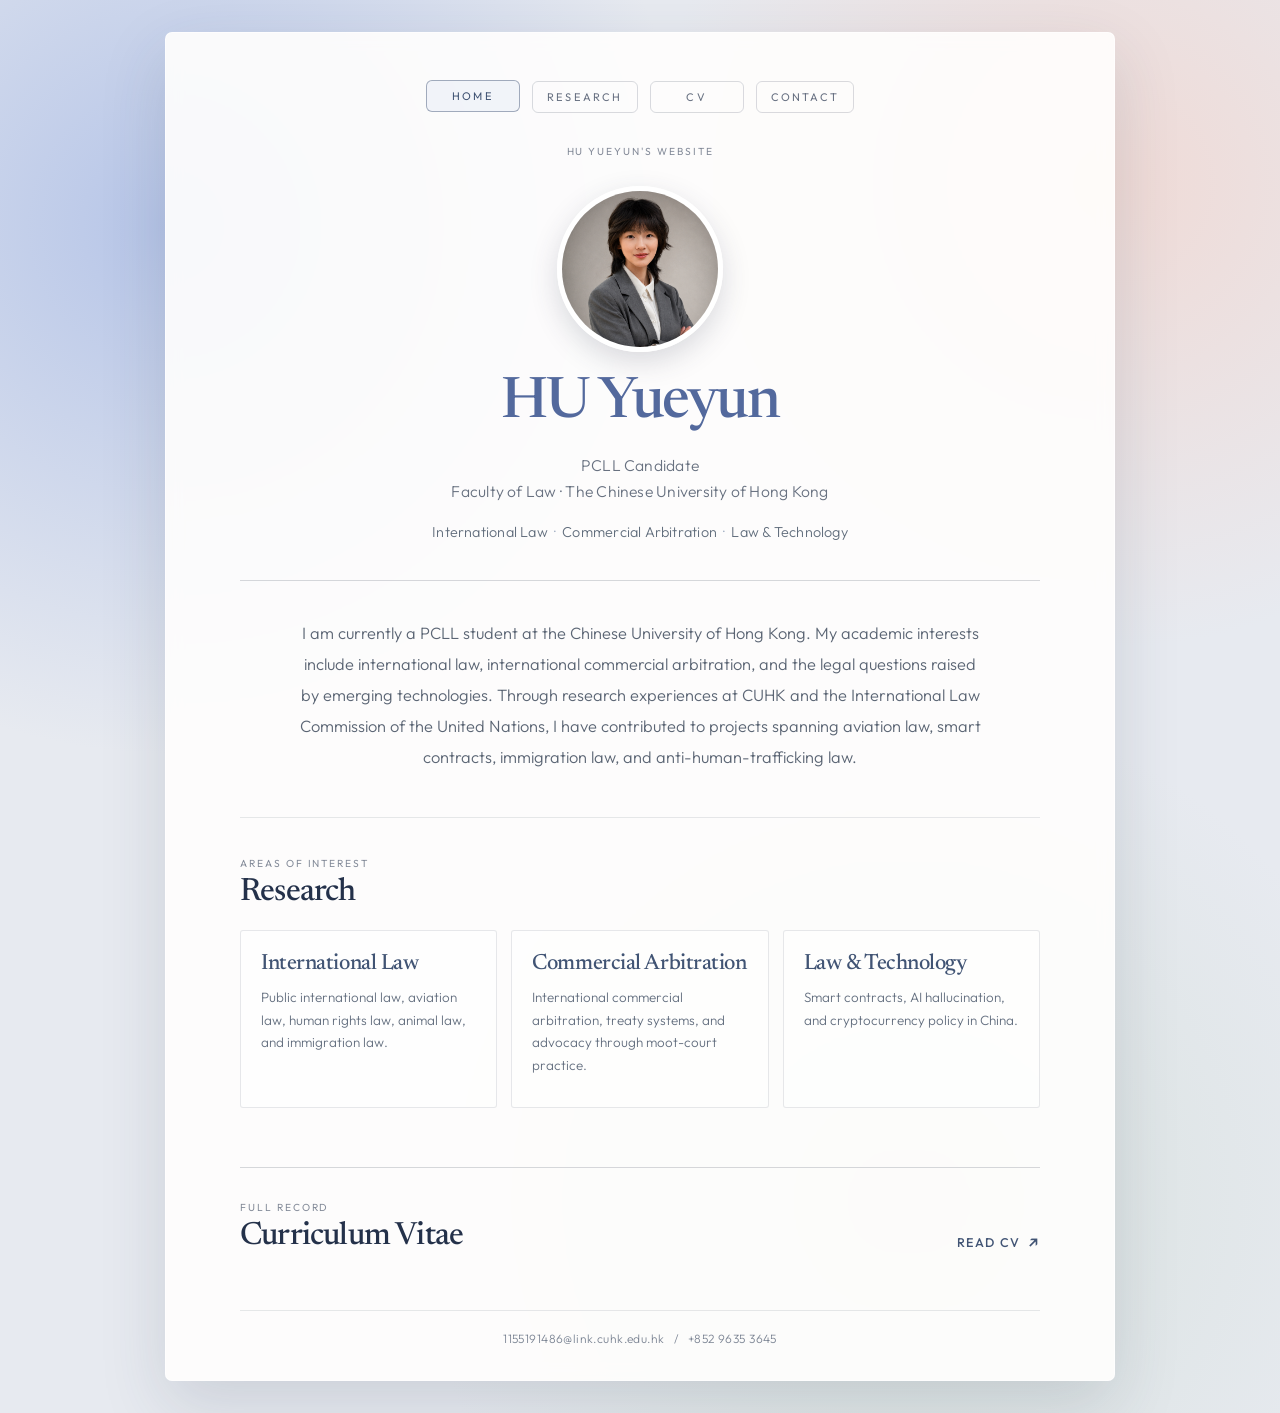
<file: index.html>
<!doctype html>
<html lang="en">
  <head>
    <meta charset="utf-8">
    <meta name="viewport" content="width=device-width, initial-scale=1">
    <meta name="description" content="HU Yueyun — PCLL candidate at the Chinese University of Hong Kong. Interests in international law, commercial arbitration, and law and technology.">
    <meta name="theme-color" content="#dce5f2">
    <title>HU Yueyun | Law</title>
    <link rel="icon" href="favicon.svg" type="image/svg+xml">
    <link rel="preconnect" href="https://fonts.googleapis.com">
    <link rel="preconnect" href="https://fonts.gstatic.com" crossorigin>
    <link href="https://fonts.googleapis.com/css2?family=Newsreader:opsz,wght@6..72,400;6..72,500;6..72,600&amp;family=Outfit:wght@300;400;500;600&amp;display=swap" rel="stylesheet">
    <link rel="stylesheet" href="style.css">
  </head>
  <body class="home-page">
    <main class="site-shell">
      <nav class="site-nav" aria-label="Primary navigation">
        <a class="is-current" href="./">Home</a>
        <a href="#research">Research</a>
        <a href="cv/index.html">CV</a>
        <a href="mailto:1155191486@link.cuhk.edu.hk">Contact</a>
      </nav>

      <section class="home-hero" aria-labelledby="page-title">
        <p class="eyebrow">HU YUEYUN'S WEBSITE</p>
        <figure class="portrait-wrap">
          <img src="assets/profile.jpg" alt="Portrait of HU Yueyun" class="portrait">
        </figure>
        <h1 id="page-title">HU Yueyun</h1>
        <p class="role">PCLL Candidate<br>Faculty of Law · The Chinese University of Hong Kong</p>
        <p class="focus-line">International Law <span>·</span> Commercial Arbitration <span>·</span> Law &amp; Technology</p>
      </section>

      <div class="rule" aria-hidden="true"></div>

      <section class="introduction" aria-label="Introduction">
        <p>
          I am currently a PCLL student at the Chinese University of Hong Kong. My academic interests include international law, international commercial arbitration, and the legal questions raised by emerging technologies. Through research experiences at CUHK and the International Law Commission of the United Nations, I have contributed to projects spanning aviation law, smart contracts, immigration law, and anti-human-trafficking law.
        </p>
      </section>

      <section id="research" class="interest-section" aria-labelledby="research-title">
        <p class="section-kicker">AREAS OF INTEREST</p>
        <h2 id="research-title">Research</h2>
        <div class="interest-grid">
          <article>
            <h3>International Law</h3>
            <p>Public international law, aviation law, human rights law, animal law, and immigration law.</p>
          </article>
          <article>
            <h3>Commercial Arbitration</h3>
            <p>International commercial arbitration, treaty systems, and advocacy through moot-court practice.</p>
          </article>
          <article>
            <h3>Law &amp; Technology</h3>
            <p>Smart contracts, AI hallucination, and cryptocurrency policy in China.</p>
          </article>
        </div>
      </section>

      <section class="home-action" aria-label="Curriculum vitae">
        <div>
          <p class="section-kicker">FULL RECORD</p>
          <h2>Curriculum Vitae</h2>
        </div>
        <a class="text-link" href="cv/index.html">Read CV <span aria-hidden="true">↗</span></a>
      </section>

      <footer class="site-footer">
        <a href="mailto:1155191486@link.cuhk.edu.hk">1155191486@link.cuhk.edu.hk</a>
        <span aria-hidden="true">/</span>
        <a href="tel:+85296353645">+852 9635 3645</a>
      </footer>
    </main>
  </body>
</html>
</file>
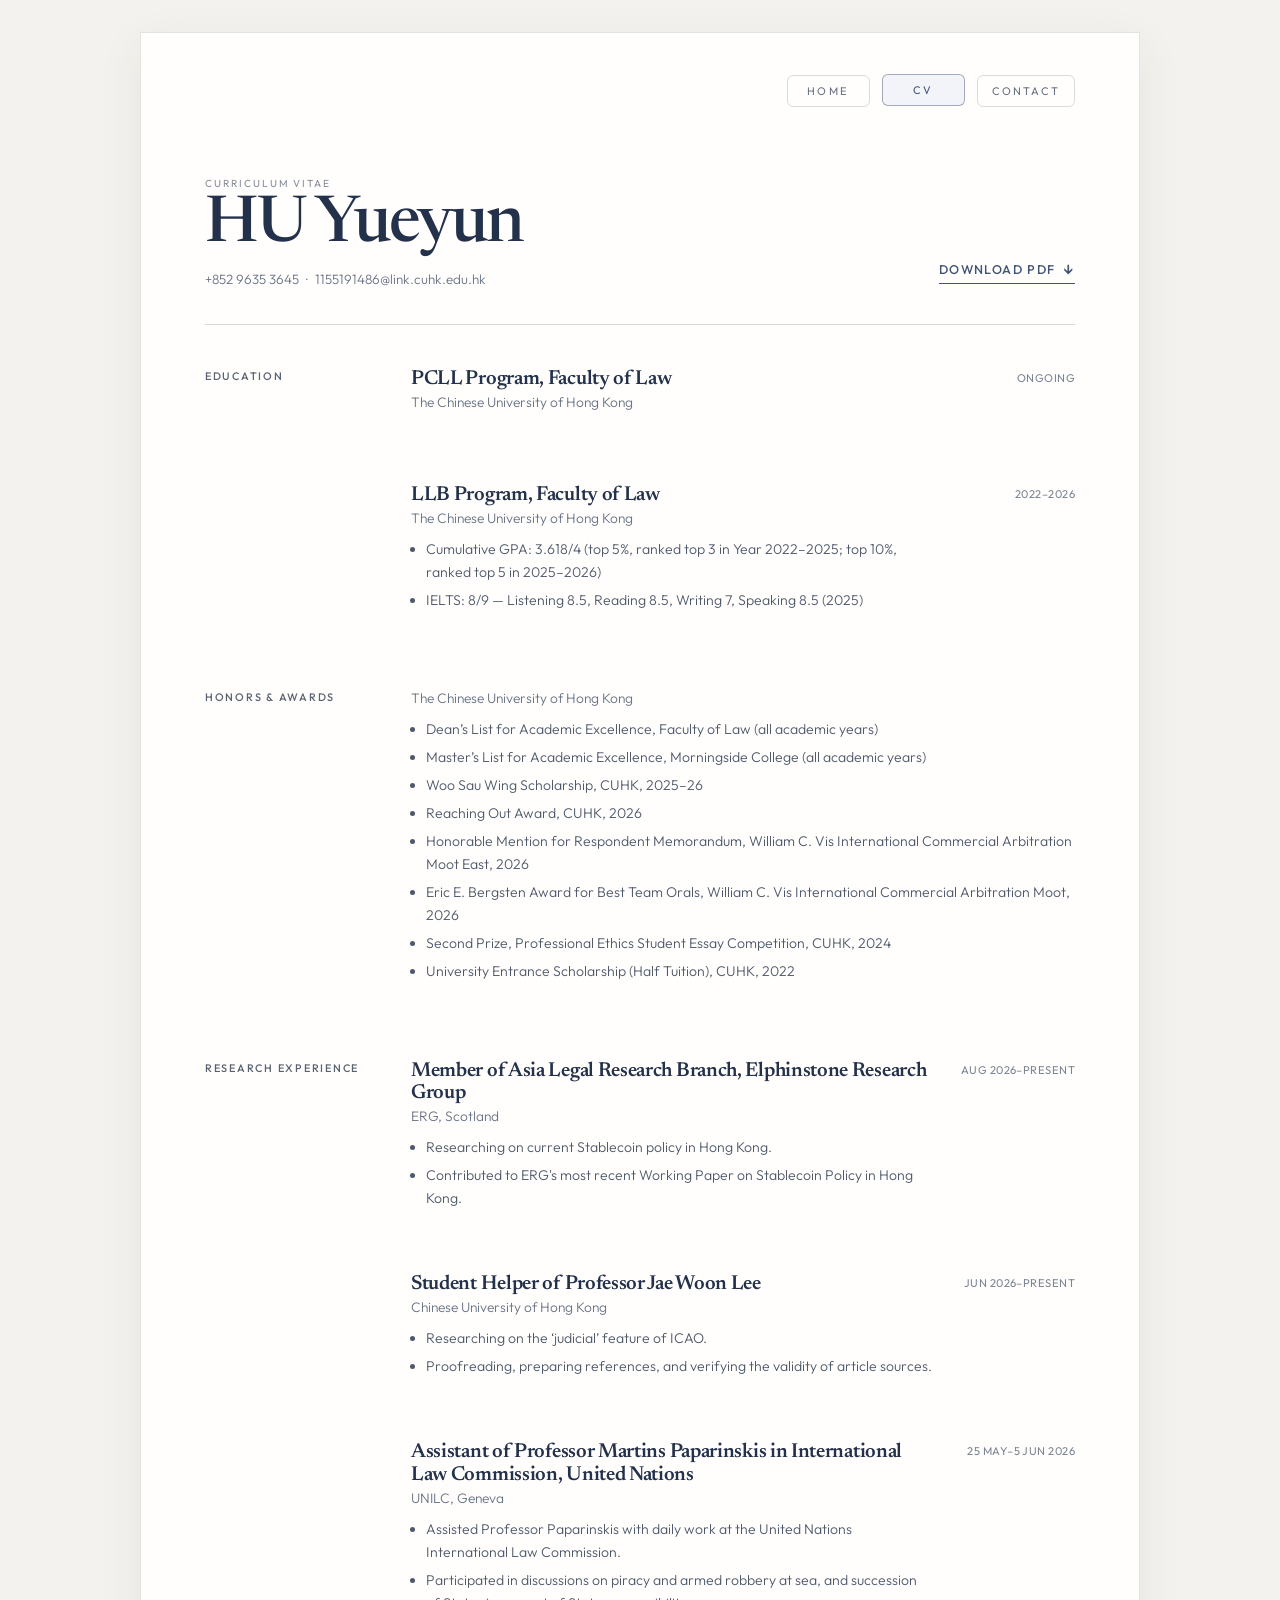
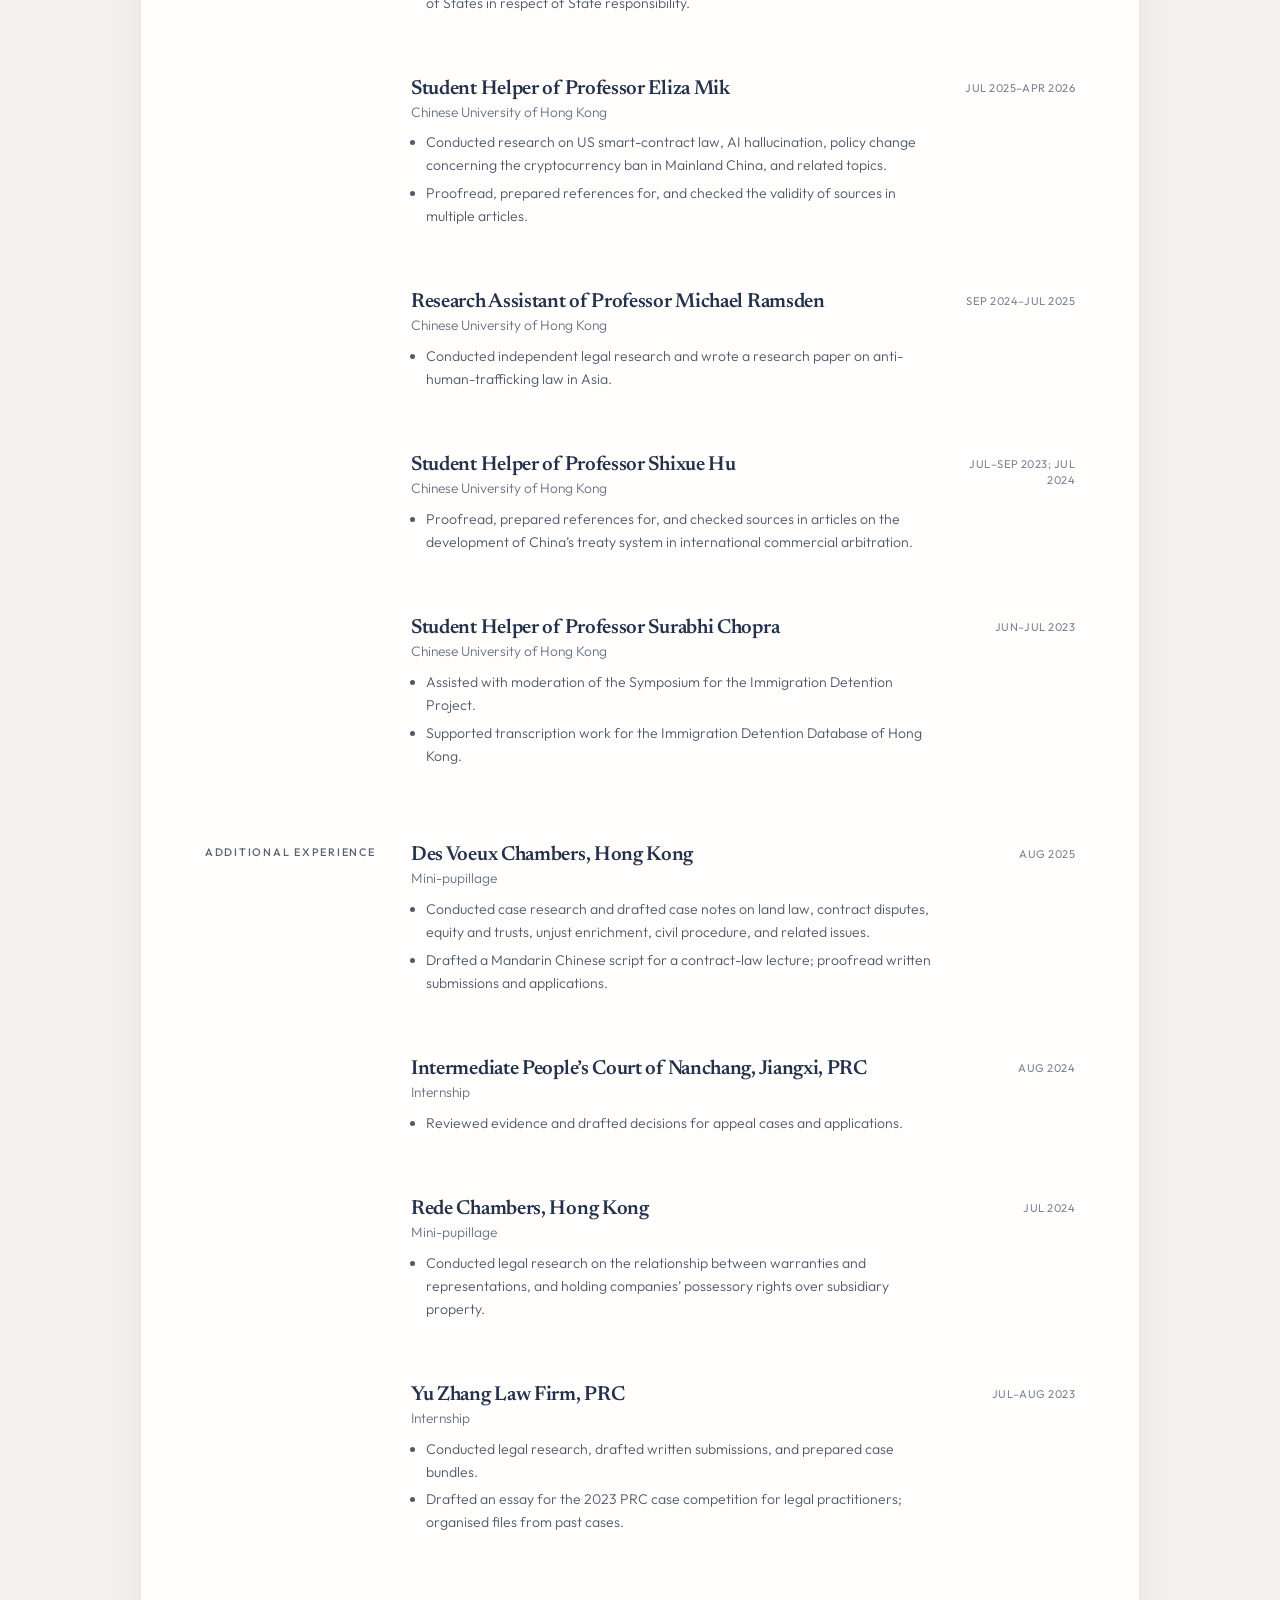
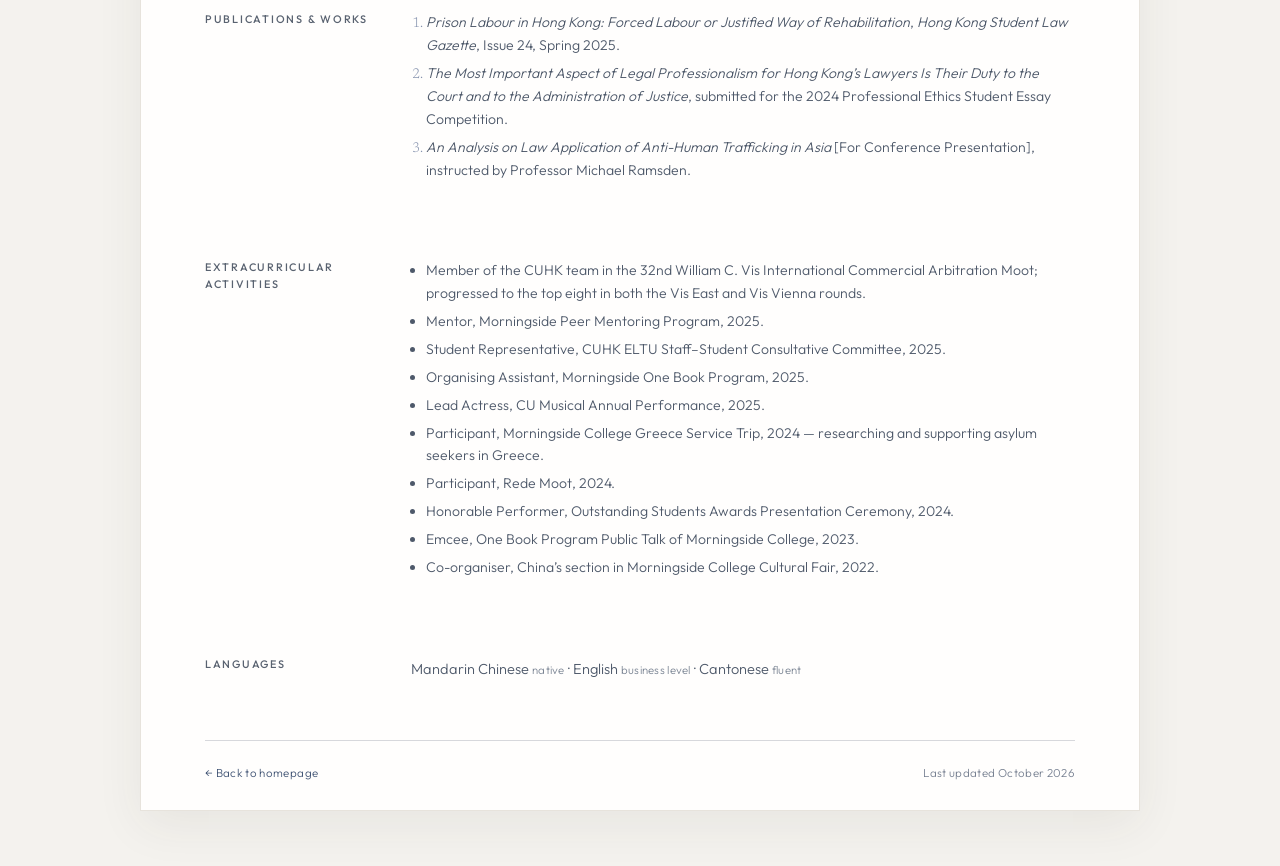
<file: cv/index.html>
<!doctype html>
<html lang="en">
  <head>
    <meta charset="utf-8">
    <meta name="viewport" content="width=device-width, initial-scale=1">
    <meta name="description" content="Curriculum vitae of HU Yueyun.">
    <meta name="theme-color" content="#f5f2ed">
    <title>CV | HU Yueyun</title>
    <link rel="icon" href="../favicon.svg" type="image/svg+xml">
    <link rel="preconnect" href="https://fonts.googleapis.com">
    <link rel="preconnect" href="https://fonts.gstatic.com" crossorigin>
    <link href="https://fonts.googleapis.com/css2?family=Newsreader:opsz,wght@6..72,400;6..72,500;6..72,600&amp;family=Outfit:wght@300;400;500;600&amp;display=swap" rel="stylesheet">
    <link rel="stylesheet" href="../style.css">
  </head>
  <body class="cv-page">
    <main class="cv-shell">
      <nav class="site-nav cv-nav" aria-label="Primary navigation">
        <a href="../index.html">Home</a>
        <a class="is-current" href="index.html">CV</a>
        <a href="mailto:1155191486@link.cuhk.edu.hk">Contact</a>
      </nav>

      <header class="cv-header">
        <div>
          <p class="eyebrow">CURRICULUM VITAE</p>
          <h1>HU Yueyun</h1>
          <p class="cv-contact">
            <a href="tel:+85296353645">+852 9635 3645</a>
            <span aria-hidden="true">·</span>
            <a href="mailto:1155191486@link.cuhk.edu.hk">1155191486@link.cuhk.edu.hk</a>
          </p>
        </div>
        <a class="download-link" href="../assets/HU-Yueyun-CV.pdf" download="HU-Yueyun-CV.pdf">Download PDF <span aria-hidden="true">↓</span></a>
      </header>

      <section class="cv-section" aria-labelledby="education">
        <h2 id="education">Education</h2>
        <div class="cv-entry">
          <div class="entry-heading">
            <h3>PCLL Program, Faculty of Law</h3>
            <p>The Chinese University of Hong Kong</p>
          </div>
          <p class="entry-date">Ongoing</p>
        </div>
        <div class="cv-entry">
          <div class="entry-heading">
            <h3>LLB Program, Faculty of Law</h3>
            <p>The Chinese University of Hong Kong</p>
            <ul>
              <li>Cumulative GPA: 3.618/4 (top 5%, ranked top 3 in Year 2022–2025; top 10%, ranked top 5 in 2025–2026)</li>
              <li>IELTS: 8/9 — Listening 8.5, Reading 8.5, Writing 7, Speaking 8.5 (2025)</li>
            </ul>
          </div>
          <p class="entry-date">2022–2026</p>
        </div>
      </section>

      <section class="cv-section" aria-labelledby="honors">
        <h2 id="honors">Honors &amp; Awards</h2>
        <div class="list-entry">
          <p class="list-context">The Chinese University of Hong Kong</p>
          <ul class="award-list">
            <li>Dean’s List for Academic Excellence, Faculty of Law (all academic years)</li>
            <li>Master’s List for Academic Excellence, Morningside College (all academic years)</li>
            <li>Woo Sau Wing Scholarship, CUHK, 2025–26</li>
            <li>Reaching Out Award, CUHK, 2026</li>
            <li>Honorable Mention for Respondent Memorandum, William C. Vis International Commercial Arbitration Moot East, 2026</li>
            <li>Eric E. Bergsten Award for Best Team Orals, William C. Vis International Commercial Arbitration Moot, 2026</li>
            <li>Second Prize, Professional Ethics Student Essay Competition, CUHK, 2024</li>
            <li>University Entrance Scholarship (Half Tuition), CUHK, 2022</li>
          </ul>
        </div>
      </section>

      <section class="cv-section" aria-labelledby="research-experience">
        <h2 id="research-experience">Research Experience</h2>
        <div class="cv-entry">
          <div class="entry-heading">
            <h3>Member of Asia Legal Research Branch, Elphinstone Research Group</h3>
            <p>ERG, Scotland</p>
            <ul>
              <li>Researching on current Stablecoin policy in Hong Kong.</li>
              <li>Contributed to ERG's most recent Working Paper on Stablecoin Policy in Hong Kong.</li>
            </ul>
          </div>
          <p class="entry-date">Aug 2026–Present</p>
        </div>
        <div class="cv-entry">
          <div class="entry-heading">
            <h3>Student Helper of Professor Jae Woon Lee</h3>
            <p>Chinese University of Hong Kong</p>
            <ul>
              <li>Researching on the ‘judicial’ feature of ICAO.</li>
              <li>Proofreading, preparing references, and verifying the validity of article sources.</li>
            </ul>
          </div>
          <p class="entry-date">Jun 2026–Present</p>
        </div>
        <div class="cv-entry">
          <div class="entry-heading">
            <h3>Assistant of Professor Martins Paparinskis in International Law Commission, United Nations</h3>
            <p>UNILC, Geneva</p>
            <ul>
              <li>Assisted Professor Paparinskis with daily work at the United Nations International Law Commission.</li>
              <li>Participated in discussions on piracy and armed robbery at sea, and succession of States in respect of State responsibility.</li>
            </ul>
          </div>
          <p class="entry-date">25 May–5 Jun 2026</p>
        </div>
        <div class="cv-entry">
          <div class="entry-heading">
            <h3>Student Helper of Professor Eliza Mik</h3>
            <p>Chinese University of Hong Kong</p>
            <ul>
              <li>Conducted research on US smart-contract law, AI hallucination, policy change concerning the cryptocurrency ban in Mainland China, and related topics.</li>
              <li>Proofread, prepared references for, and checked the validity of sources in multiple articles.</li>
            </ul>
          </div>
          <p class="entry-date">Jul 2025–Apr 2026</p>
        </div>
        <div class="cv-entry">
          <div class="entry-heading">
            <h3>Research Assistant of Professor Michael Ramsden</h3>
            <p>Chinese University of Hong Kong</p>
            <ul>
              <li>Conducted independent legal research and wrote a research paper on anti-human-trafficking law in Asia.</li>
            </ul>
          </div>
          <p class="entry-date">Sep 2024–Jul 2025</p>
        </div>
        <div class="cv-entry">
          <div class="entry-heading">
            <h3>Student Helper of Professor Shixue Hu</h3>
            <p>Chinese University of Hong Kong</p>
            <ul>
              <li>Proofread, prepared references for, and checked sources in articles on the development of China’s treaty system in international commercial arbitration.</li>
            </ul>
          </div>
          <p class="entry-date">Jul–Sep 2023; Jul 2024</p>
        </div>
        <div class="cv-entry">
          <div class="entry-heading">
            <h3>Student Helper of Professor Surabhi Chopra</h3>
            <p>Chinese University of Hong Kong</p>
            <ul>
              <li>Assisted with moderation of the Symposium for the Immigration Detention Project.</li>
              <li>Supported transcription work for the Immigration Detention Database of Hong Kong.</li>
            </ul>
          </div>
          <p class="entry-date">Jun–Jul 2023</p>
        </div>
      </section>

      <section class="cv-section" aria-labelledby="additional-experience">
        <h2 id="additional-experience">Additional Experience</h2>
        <div class="cv-entry">
          <div class="entry-heading">
            <h3>Des Voeux Chambers, Hong Kong</h3>
            <p>Mini-pupillage</p>
            <ul>
              <li>Conducted case research and drafted case notes on land law, contract disputes, equity and trusts, unjust enrichment, civil procedure, and related issues.</li>
              <li>Drafted a Mandarin Chinese script for a contract-law lecture; proofread written submissions and applications.</li>
            </ul>
          </div>
          <p class="entry-date">Aug 2025</p>
        </div>
        <div class="cv-entry">
          <div class="entry-heading">
            <h3>Intermediate People’s Court of Nanchang, Jiangxi, PRC</h3>
            <p>Internship</p>
            <ul>
              <li>Reviewed evidence and drafted decisions for appeal cases and applications.</li>
            </ul>
          </div>
          <p class="entry-date">Aug 2024</p>
        </div>
        <div class="cv-entry">
          <div class="entry-heading">
            <h3>Rede Chambers, Hong Kong</h3>
            <p>Mini-pupillage</p>
            <ul>
              <li>Conducted legal research on the relationship between warranties and representations, and holding companies’ possessory rights over subsidiary property.</li>
            </ul>
          </div>
          <p class="entry-date">Jul 2024</p>
        </div>
        <div class="cv-entry">
          <div class="entry-heading">
            <h3>Yu Zhang Law Firm, PRC</h3>
            <p>Internship</p>
            <ul>
              <li>Conducted legal research, drafted written submissions, and prepared case bundles.</li>
              <li>Drafted an essay for the 2023 PRC case competition for legal practitioners; organised files from past cases.</li>
            </ul>
          </div>
          <p class="entry-date">Jul–Aug 2023</p>
        </div>
      </section>

      <section class="cv-section" aria-labelledby="publications">
        <h2 id="publications">Publications &amp; Works</h2>
        <ol class="work-list">
          <li><cite>Prison Labour in Hong Kong: Forced Labour or Justified Way of Rehabilitation</cite>, <em>Hong Kong Student Law Gazette</em>, Issue 24, Spring 2025.</li>
          <li><cite>The Most Important Aspect of Legal Professionalism for Hong Kong’s Lawyers Is Their Duty to the Court and to the Administration of Justice</cite>, submitted for the 2024 Professional Ethics Student Essay Competition.</li>
          <li><cite>An Analysis on Law Application of Anti-Human Trafficking in Asia</cite> [For Conference Presentation], instructed by Professor Michael Ramsden.</li>
        </ol>
      </section>

      <section class="cv-section" aria-labelledby="activities">
        <h2 id="activities">Extracurricular Activities</h2>
        <ul class="activity-list">
          <li>Member of the CUHK team in the 32nd William C. Vis International Commercial Arbitration Moot; progressed to the top eight in both the Vis East and Vis Vienna rounds.</li>
          <li>Mentor, Morningside Peer Mentoring Program, 2025.</li>
          <li>Student Representative, CUHK ELTU Staff–Student Consultative Committee, 2025.</li>
          <li>Organising Assistant, Morningside One Book Program, 2025.</li>
          <li>Lead Actress, CU Musical Annual Performance, 2025.</li>
          <li>Participant, Morningside College Greece Service Trip, 2024 — researching and supporting asylum seekers in Greece.</li>
          <li>Participant, Rede Moot, 2024.</li>
          <li>Honorable Performer, Outstanding Students Awards Presentation Ceremony, 2024.</li>
          <li>Emcee, One Book Program Public Talk of Morningside College, 2023.</li>
          <li>Co-organiser, China’s section in Morningside College Cultural Fair, 2022.</li>
        </ul>
      </section>

      <section class="cv-section cv-section-last" aria-labelledby="languages">
        <h2 id="languages">Languages</h2>
        <p class="language-line">Mandarin Chinese <span>native</span> · English <span>business level</span> · Cantonese <span>fluent</span></p>
      </section>

      <footer class="cv-footer">
        <a href="../index.html">← Back to homepage</a>
        <p>Last updated October 2026</p>
      </footer>
    </main>
  </body>
</html>
</file>
<file: style.css>
:root {
  --paper: #fffefd;
  --warm-paper: #f8f6f2;
  --ink: #24314a;
  --ink-soft: #667085;
  --line: rgba(42, 55, 78, 0.19);
  --line-light: rgba(42, 55, 78, 0.11);
  --accent: #6c7db3;
  --accent-deep: #415474;
  --sans: "Outfit", "Avenir Next", "Segoe UI", sans-serif;
  --serif: "Newsreader", "Iowan Old Style", Georgia, serif;
}

* { box-sizing: border-box; }

html { scroll-behavior: smooth; }

body {
  min-width: 320px;
  margin: 0;
  color: var(--ink);
  background: var(--warm-paper);
  font-family: var(--sans);
  font-weight: 400;
  -webkit-font-smoothing: antialiased;
  text-rendering: optimizeLegibility;
}

a { color: inherit; text-underline-offset: 0.18em; }

a:focus-visible {
  outline: 2px solid var(--accent);
  outline-offset: 4px;
}

.home-page {
  min-height: 100vh;
  padding: 32px 20px;
  background:
    radial-gradient(circle at 13% 16%, rgba(178, 194, 231, 0.92), transparent 33rem),
    radial-gradient(circle at 87% 13%, rgba(242, 214, 207, 0.78), transparent 29rem),
    radial-gradient(circle at 71% 85%, rgba(198, 215, 201, 0.45), transparent 31rem),
    #e7eaf0;
}

.site-shell {
  width: min(100%, 950px);
  margin: 0 auto;
  padding: 48px 74px 34px;
  background: rgba(255, 254, 253, 0.9);
  border: 1px solid rgba(255, 255, 255, 0.68);
  border-radius: 7px;
  box-shadow: 0 24px 66px rgba(48, 58, 81, 0.15);
  backdrop-filter: blur(8px);
}

.site-nav {
  display: flex;
  justify-content: center;
  gap: 12px;
  margin: 0;
}

.site-nav a {
  min-width: 94px;
  padding: 10px 14px 9px;
  border: 1px solid rgba(50, 61, 83, 0.18);
  border-radius: 6px;
  color: #687182;
  font-size: 0.69rem;
  font-weight: 400;
  letter-spacing: 0.2em;
  line-height: 1;
  text-align: center;
  text-decoration: none;
  text-transform: uppercase;
  transition: border-color 160ms ease, color 160ms ease, background-color 160ms ease, transform 160ms ease;
}

.site-nav a:hover,
.site-nav a.is-current {
  border-color: rgba(65, 84, 116, 0.46);
  color: var(--accent-deep);
  background: rgba(238, 241, 248, 0.76);
  transform: translateY(-1px);
}

.home-hero {
  display: grid;
  justify-items: center;
  padding: 31px 0 35px;
  text-align: center;
}

.eyebrow,
.section-kicker {
  margin: 0;
  color: #858c9a;
  font-size: 0.64rem;
  font-weight: 400;
  letter-spacing: 0.19em;
  line-height: 1.5;
  text-transform: uppercase;
}

.portrait-wrap {
  width: 166px;
  height: 166px;
  margin: 27px 0 25px;
  border: 5px solid rgba(255, 255, 255, 0.92);
  border-radius: 50%;
  overflow: hidden;
  box-shadow: 0 10px 28px rgba(54, 62, 81, 0.18);
}

.portrait {
  display: block;
  width: 100%;
  height: 100%;
  object-fit: cover;
  object-position: 50% 19%;
}

h1, h2, h3, p { margin-top: 0; }

.home-hero h1,
.cv-header h1 {
  margin-bottom: 21px;
  color: #53699d;
  font-family: var(--serif);
  font-size: clamp(2.35rem, 5.3vw, 3.55rem);
  font-weight: 500;
  letter-spacing: -0.038em;
  line-height: 0.94;
}

.role,
.focus-line {
  margin-bottom: 0;
  color: #687180;
  font-size: 0.98rem;
  font-weight: 300;
  letter-spacing: 0.015em;
  line-height: 1.66;
}

.focus-line {
  max-width: 620px;
  margin-top: 17px;
  color: #626e7d;
  font-size: 0.9rem;
}

.focus-line span { color: #9eabc0; padding: 0 0.2em; }

.rule {
  width: 100%;
  height: 1px;
  background: var(--line);
}

.introduction {
  max-width: 690px;
  margin: 0 auto;
  padding: 37px 0 43px;
  color: #5b6574;
  font-size: 1.025rem;
  font-weight: 300;
  line-height: 1.9;
  text-align: center;
}

.introduction p { margin-bottom: 0; }

.interest-section {
  padding: 38px 0 12px;
  border-top: 1px solid var(--line-light);
}

.interest-section h2,
.home-action h2 {
  margin: 5px 0 22px;
  color: var(--ink);
  font-family: var(--serif);
  font-size: 2rem;
  font-weight: 500;
  letter-spacing: -0.025em;
}

.interest-grid {
  display: grid;
  grid-template-columns: repeat(3, 1fr);
  gap: 14px;
}

.interest-grid article {
  min-height: 178px;
  padding: 22px 20px 20px;
  border: 1px solid var(--line-light);
  border-radius: 3px;
  background: rgba(255, 255, 255, 0.46);
  transition: transform 180ms ease, box-shadow 180ms ease;
}

.interest-grid article:hover {
  transform: translateY(-3px);
  box-shadow: 0 13px 24px rgba(54, 62, 81, 0.09);
}

.interest-grid h3 {
  margin-bottom: 11px;
  color: var(--accent-deep);
  font-family: var(--serif);
  font-size: 1.38rem;
  font-weight: 500;
  letter-spacing: -0.02em;
}

.interest-grid p {
  margin-bottom: 0;
  color: #657080;
  font-size: 0.84rem;
  font-weight: 300;
  line-height: 1.68;
}

.home-action {
  display: flex;
  align-items: end;
  justify-content: space-between;
  gap: 24px;
  margin-top: 47px;
  padding: 32px 0 0;
  border-top: 1px solid var(--line);
}

.home-action h2 { margin-bottom: 0; }

.text-link,
.download-link {
  display: inline-flex;
  align-items: center;
  gap: 7px;
  color: var(--accent-deep);
  font-size: 0.79rem;
  font-weight: 500;
  letter-spacing: 0.11em;
  text-decoration: none;
  text-transform: uppercase;
}

.text-link:hover,
.download-link:hover { color: #7e91c5; }
.text-link span { font-size: 1rem; transition: transform 160ms ease; }
.text-link:hover span { transform: translate(2px, -2px); }

.site-footer {
  display: flex;
  justify-content: center;
  flex-wrap: wrap;
  gap: 9px;
  margin-top: 58px;
  padding-top: 20px;
  border-top: 1px solid var(--line-light);
  color: #7b8493;
  font-size: 0.75rem;
  font-weight: 300;
  letter-spacing: 0.035em;
}

.site-footer a { text-decoration: none; }
.site-footer a:hover { color: var(--accent-deep); }

/* CV */
.cv-page {
  padding: 32px 20px 55px;
  background: #f4f2ee;
}

.cv-shell {
  width: min(100%, 1000px);
  margin: 0 auto;
  padding: 42px 64px 30px;
  background: var(--paper);
  border: 1px solid #e7e3dc;
  box-shadow: 0 14px 45px rgba(62, 57, 47, 0.07);
}

.cv-nav {
  justify-content: flex-end;
}

.cv-nav a { min-width: 83px; }

.cv-header {
  display: flex;
  align-items: end;
  justify-content: space-between;
  gap: 30px;
  padding: 69px 0 37px;
  border-bottom: 1px solid var(--line);
}

.cv-header h1 {
  margin: 5px 0 14px;
  color: var(--ink);
  font-size: clamp(2.65rem, 5vw, 4rem);
}

.cv-contact {
  display: flex;
  flex-wrap: wrap;
  gap: 7px;
  margin-bottom: 0;
  color: #697385;
  font-size: 0.84rem;
  font-weight: 300;
}

.cv-contact a { text-decoration: none; }
.cv-contact a:hover { color: var(--accent-deep); }

.download-link {
  flex: 0 0 auto;
  margin-bottom: 3px;
  padding-bottom: 4px;
  border-bottom: 1px solid currentColor;
}

.download-link span { font-size: 1rem; }

.cv-section {
  display: grid;
  grid-template-columns: 172px minmax(0, 1fr);
  gap: 34px;
  padding: 43px 0 5px;
}

.cv-section > h2 {
  margin: 0;
  color: #596270;
  font-size: 0.68rem;
  font-weight: 500;
  letter-spacing: 0.16em;
  line-height: 1.6;
  text-transform: uppercase;
}

.cv-entry,
.list-entry,
.work-list,
.activity-list,
.language-line {
  grid-column: 2;
}

.cv-entry {
  display: grid;
  grid-template-columns: minmax(0, 1fr) 122px;
  gap: 20px;
  margin-bottom: 29px;
}

.entry-heading h3 {
  margin-bottom: 2px;
  color: var(--ink);
  font-family: var(--serif);
  font-size: 1.27rem;
  font-weight: 600;
  letter-spacing: -0.015em;
  line-height: 1.13;
}

.entry-heading > p,
.list-context {
  margin-bottom: 9px;
  color: #687385;
  font-size: 0.86rem;
  font-weight: 300;
  line-height: 1.45;
}

.entry-date {
  margin: 3px 0 0;
  color: #7a8493;
  font-size: 0.7rem;
  font-weight: 400;
  letter-spacing: 0.04em;
  line-height: 1.4;
  text-align: right;
  text-transform: uppercase;
}

.cv-entry ul,
.award-list,
.activity-list,
.work-list {
  margin: 0;
  padding-left: 1.1em;
  color: #4e596a;
  font-size: 0.88rem;
  font-weight: 300;
  line-height: 1.63;
}

.cv-entry li + li,
.award-list li + li,
.activity-list li + li,
.work-list li + li { margin-top: 5px; }

.list-entry { margin-bottom: 29px; }
.work-list, .activity-list { margin-bottom: 29px; }
.work-list li::marker { color: #8491ad; font-family: var(--serif); }

.language-line {
  margin-bottom: 29px;
  color: #4e596a;
  font-size: 0.91rem;
  font-weight: 300;
  line-height: 1.8;
}

.language-line span {
  color: #7a8493;
  font-size: 0.78em;
  letter-spacing: 0.025em;
}

.cv-section-last { padding-bottom: 0; }

.cv-footer {
  display: flex;
  justify-content: space-between;
  gap: 20px;
  margin-top: 29px;
  padding-top: 24px;
  border-top: 1px solid var(--line);
  color: #778091;
  font-size: 0.72rem;
  font-weight: 300;
  letter-spacing: 0.03em;
}

.cv-footer a { color: var(--accent-deep); text-decoration: none; }
.cv-footer a:hover { color: var(--accent); }
.cv-footer p { margin-bottom: 0; }

@media (max-width: 700px) {
  .home-page,
  .cv-page { padding: 0; }

  .site-shell,
  .cv-shell {
    min-height: 100vh;
    padding: 30px 24px;
    border: 0;
    border-radius: 0;
    box-shadow: none;
  }

  .home-page { background: #eef0f4; }

  .site-nav { gap: 7px; }
  .site-nav a { min-width: 0; padding: 10px 11px 9px; font-size: 0.61rem; letter-spacing: 0.15em; }

  .home-hero { padding: 27px 0 31px; }
  .portrait-wrap { width: 148px; height: 148px; margin: 23px 0 22px; }
  .home-hero h1 { margin-bottom: 17px; }
  .role { font-size: 0.9rem; }
  .focus-line { font-size: 0.8rem; line-height: 1.7; }
  .introduction { padding: 31px 0 36px; font-size: 0.97rem; text-align: left; }
  .interest-section { padding-top: 33px; }
  .interest-grid { grid-template-columns: 1fr; gap: 10px; }
  .interest-grid article { min-height: auto; padding: 19px 18px; }
  .home-action { align-items: start; margin-top: 38px; padding-top: 28px; }
  .site-footer { margin-top: 43px; }

  .cv-nav { justify-content: center; }
  .cv-header { display: block; padding: 49px 0 29px; }
  .cv-header h1 { margin-bottom: 11px; }
  .download-link { margin-top: 23px; }
  .cv-section { display: block; padding: 34px 0 0; }
  .cv-section > h2 { margin-bottom: 22px; }
  .cv-entry { grid-template-columns: 1fr; gap: 7px; margin-bottom: 27px; }
  .entry-date { order: -1; text-align: left; }
  .entry-heading h3 { font-size: 1.22rem; }
  .cv-entry ul, .award-list, .activity-list, .work-list { font-size: 0.86rem; }
  .list-entry, .work-list, .activity-list, .language-line { margin-bottom: 27px; }
  .cv-footer { display: block; margin-top: 35px; }
  .cv-footer p { margin-top: 14px; }
}

@media (prefers-reduced-motion: reduce) {
  html { scroll-behavior: auto; }
  *, *::before, *::after { transition-duration: 0.01ms !important; }
}
</file>
